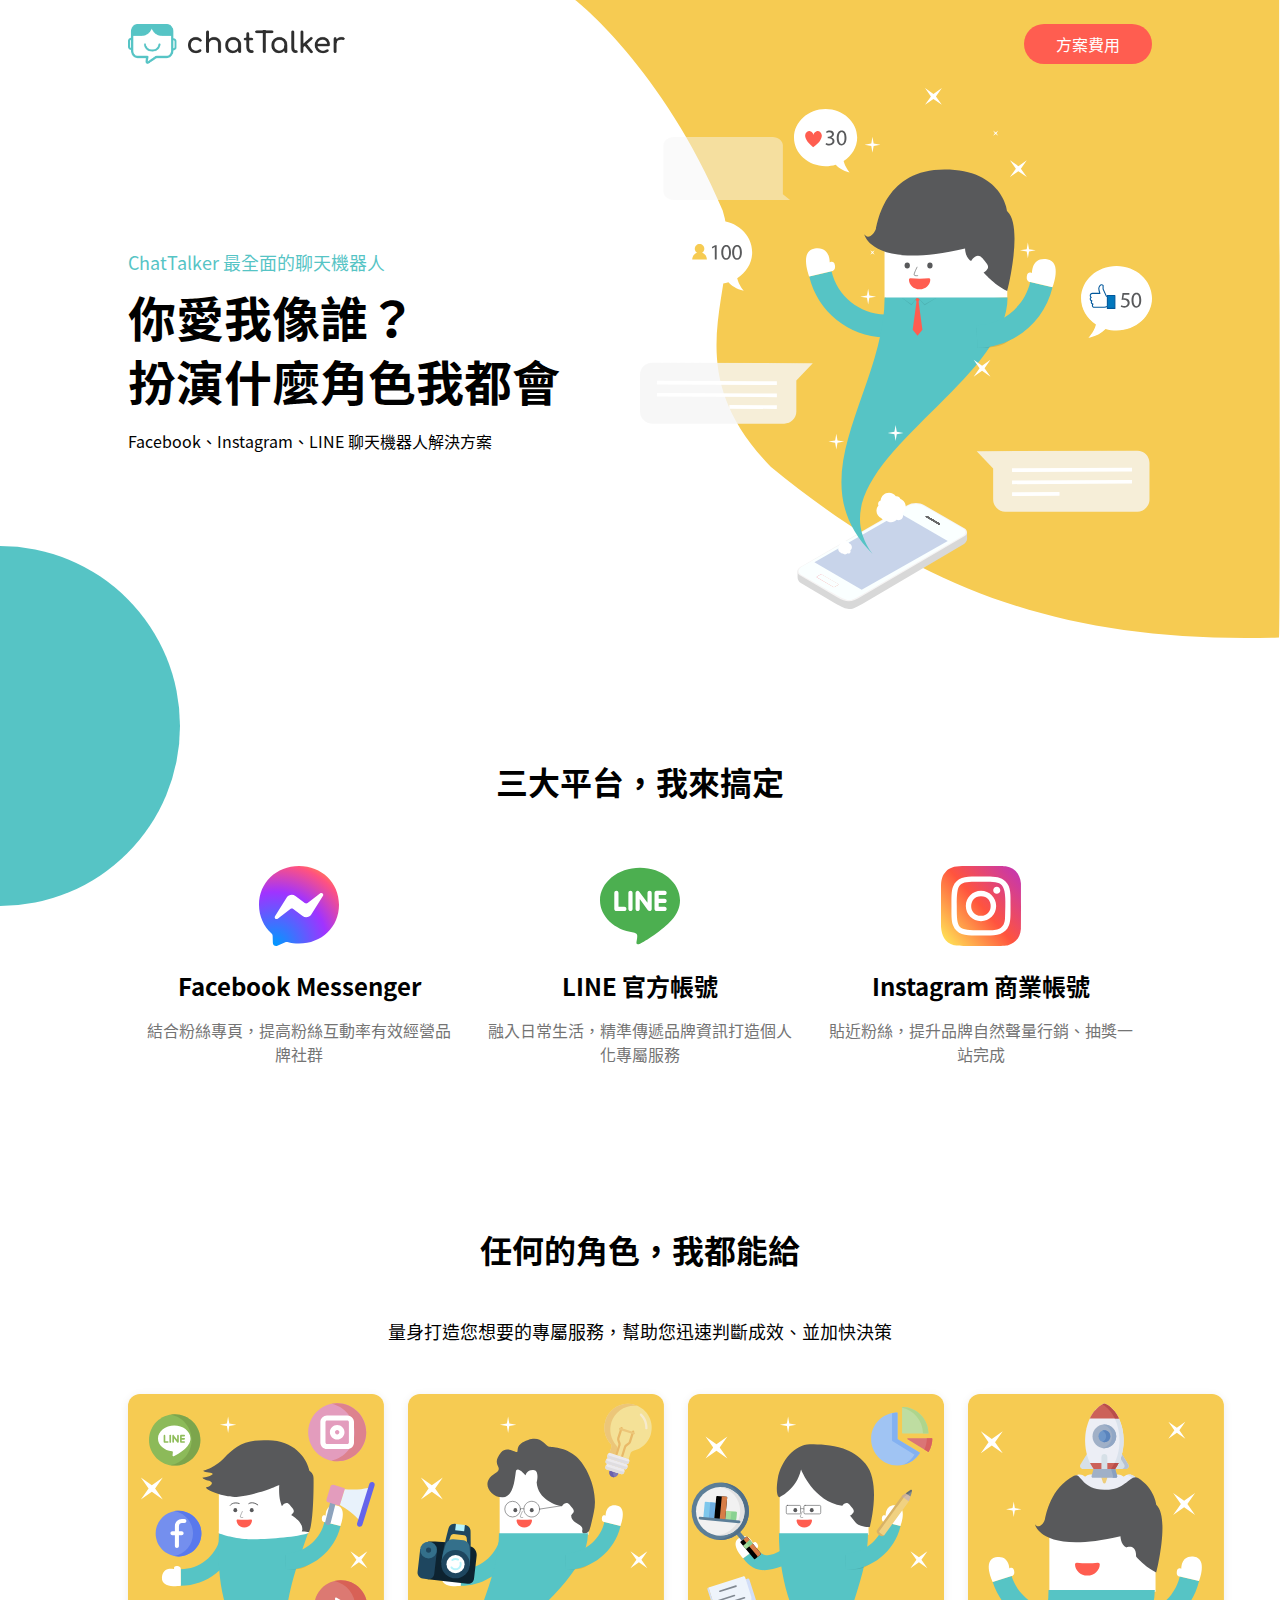
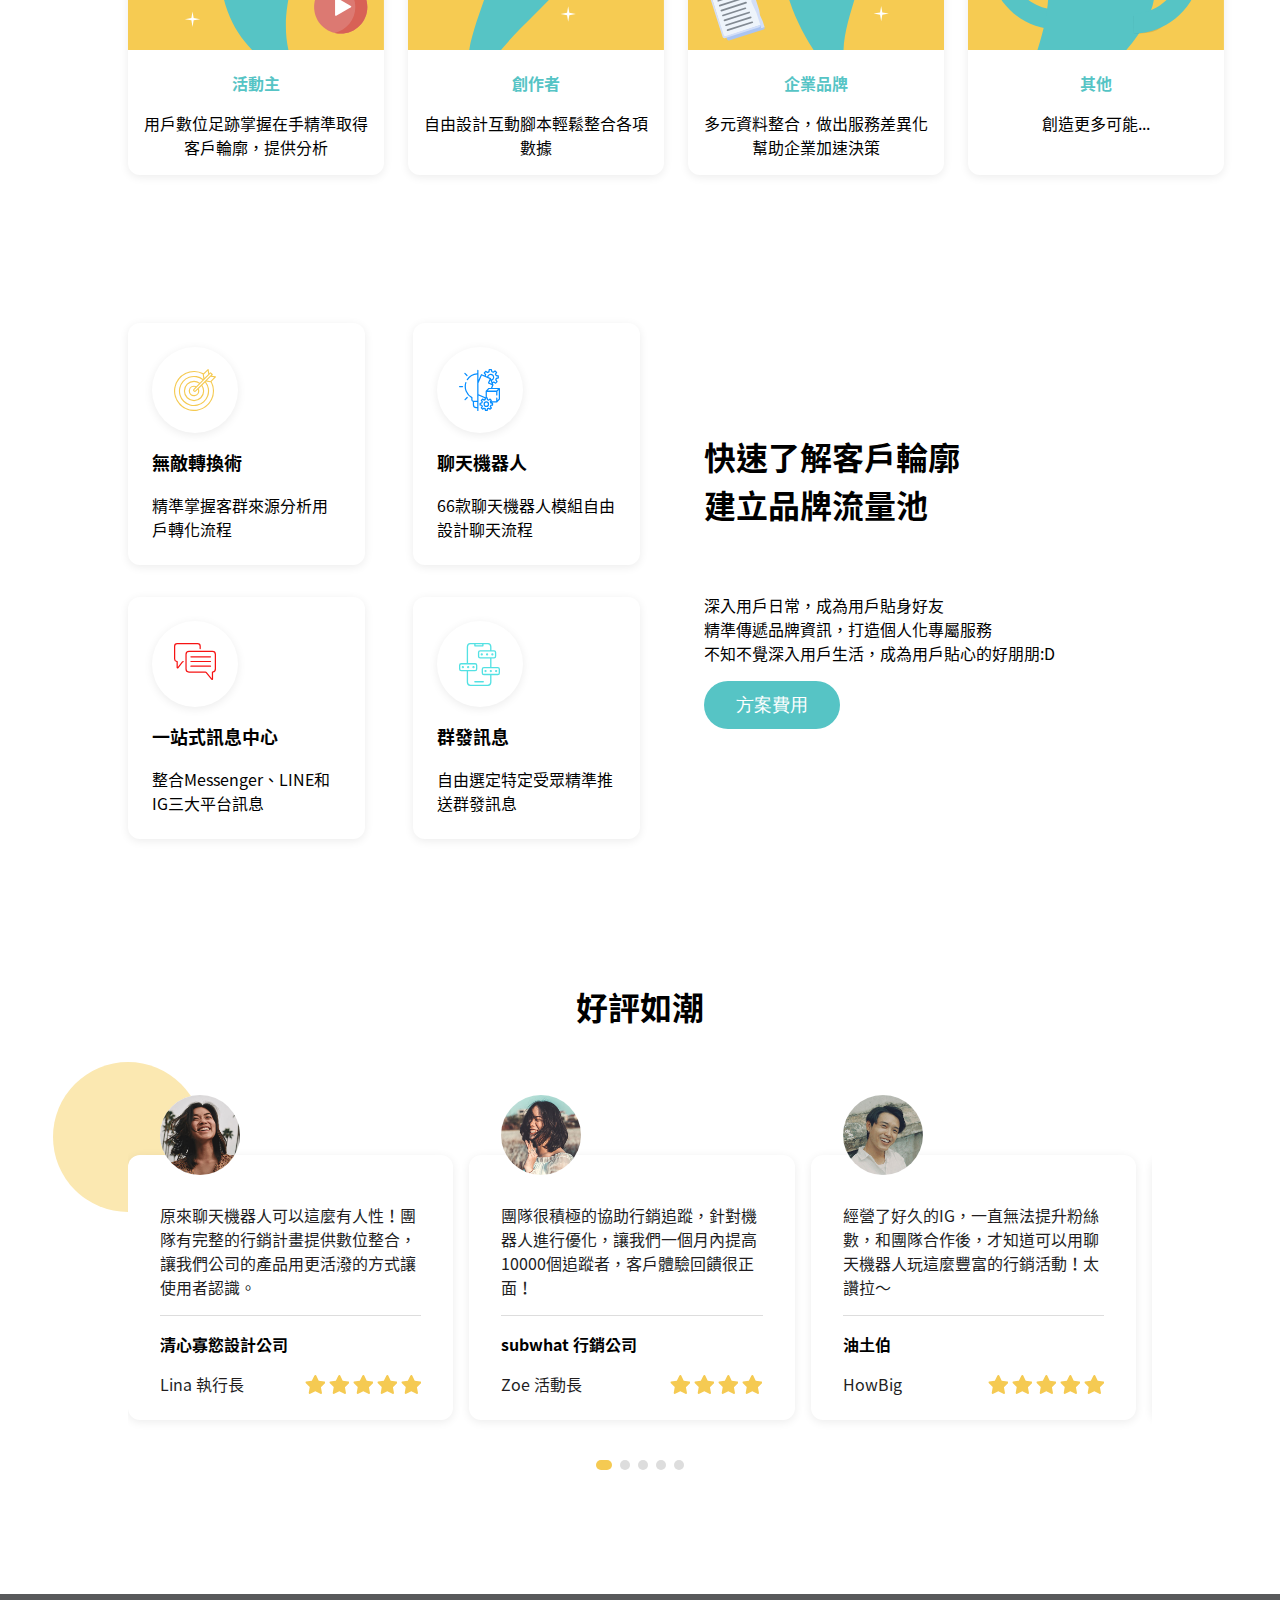
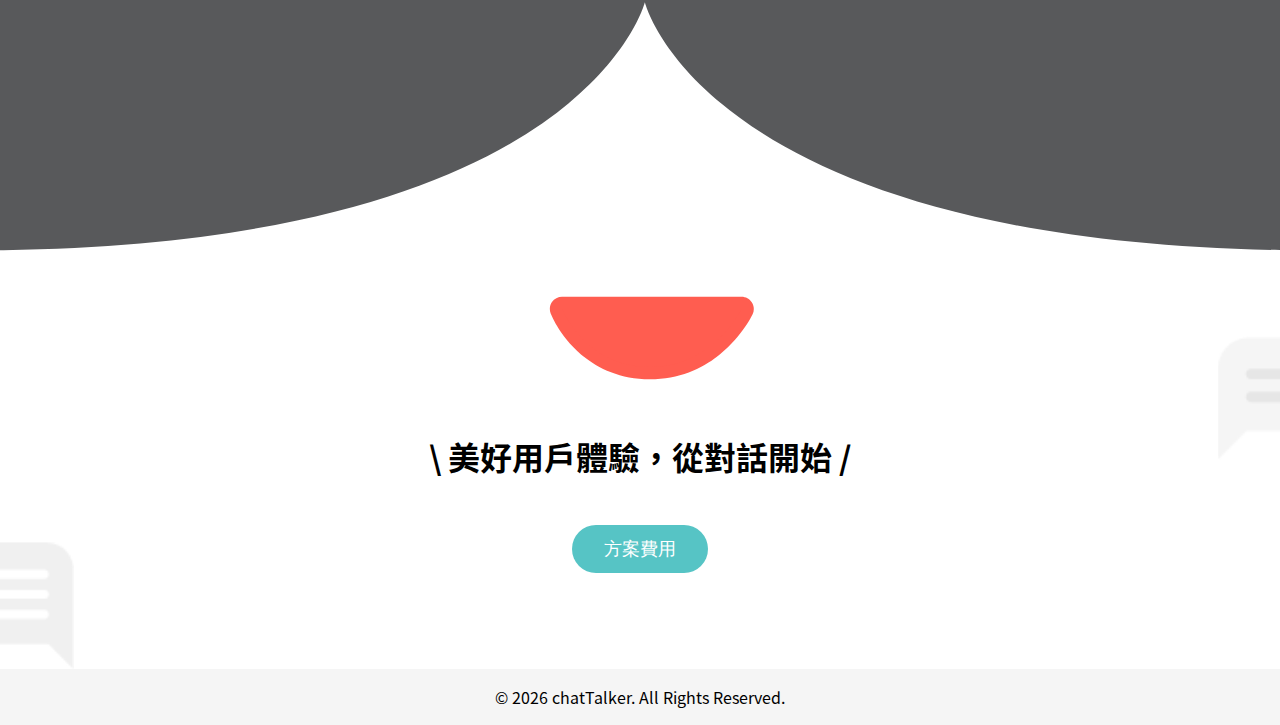
<file: index.html>
<!DOCTYPE html>
<html>
   <head>
      <meta charset="UTF-8" />
      <meta http-equiv="X-UA-Compatible" content="IE=edge" />
      <meta name="viewport" content="width=device-width, initial-scale=1.0" />
      <title>chatTalker AI</title>
      <link rel="icon" href="./img/favicon.png" type="image/x-icon" />
      <link href="./css/All.css" rel="stylesheet" type="text/css" />
   </head>
   <body id="index">
      <header class="content">
         <script src="./js/nav.js"></script>
         <div class="back-img page-bg home"></div>
         <section class="wrapper container">
            <div class="introduce">
               <h4>ChatTalker 最全面的聊天機器人</h4>
               <h1>
                  你愛我像誰？<br />
                  扮演什麼角色我都會
               </h1>
               <p>Facebook、Instagram、LINE 聊天機器人解決方案</p>
            </div>
            <div class="back-img home-img"><img src="./img/home.svg" alt="home_bg" /></div>
         </section>
      </header>

      <main>
         <div class="community container content">
            <h2>三大平台，我來搞定</h2>
            <ul class="community-list">
               <li>
                  <img src="./img/messenger.svg" alt="Messenger" />
                  <h3>Facebook Messenger</h3>
                  <p>結合粉絲專頁，提高粉絲互動率有效經營品牌社群</p>
               </li>
               <li>
                  <img src="./img/line.svg" alt="LINE" />
                  <h3>LINE 官方帳號</h3>
                  <p>融入日常生活，精準傳遞品牌資訊打造個人化專屬服務</p>
               </li>
               <li>
                  <img src="./img/instagram.svg" alt="Instagram" />
                  <h3>Instagram 商業帳號</h3>
                  <p>貼近粉絲，提升品牌自然聲量行銷、抽獎一站完成</p>
               </li>
            </ul>
         </div>
         <div class="serve container content">
            <h2>任何的角色，我都能給</h2>
            <h4>量身打造您想要的專屬服務，幫助您迅速判斷成效、並加快決策</h4>
            <ul class="serve-list">
               <li>
                  <img src="./img/ch01.svg" alt="活動主" />
                  <h5>活動主</h5>
                  <p>用戶數位足跡掌握在手精準取得客戶輪廓，提供分析</p>
               </li>
               <li>
                  <img src="./img/ch02.svg" alt="創作者" />
                  <h5>創作者</h5>
                  <p>自由設計互動腳本輕鬆整合各項數據</p>
               </li>
               <li>
                  <img src="./img/ch03.svg" alt="企業品牌" />
                  <h5>企業品牌</h5>
                  <p>多元資料整合，做出服務差異化幫助企業加速決策</p>
               </li>
               <li>
                  <img src="./img/ch04.svg" alt="其他" />
                  <h5>其他</h5>
                  <p>創造更多可能...</p>
               </li>
            </ul>
         </div>
         <div class="feature container content">
            <div class="feature-description">
               <h2>
                  快速了解客戶輪廓<br />
                  建立品牌流量池
               </h2>
               <p>
                  深入用戶日常，成為用戶貼身好友 <br />精準傳遞品牌資訊，打造個人化專屬服務<br />
                  不知不覺深入用戶生活，成為用戶貼心的好朋朋:D
               </p>
               <button>方案費用</button>
            </div>
            <ul class="feature-list">
               <li>
                  <div class="feature"></div>
                  <div class="feature-img">
                     <img src="./img/icon01.svg" alt="無敵轉換術" />
                  </div>
                  <h4>無敵轉換術</h4>
                  <p>精準掌握客群來源分析用戶轉化流程</p>
               </li>
               <li>
                  <div class="feature-img">
                     <img src="./img/icon02.svg" alt="聊天機器人" />
                  </div>
                  <h4>聊天機器人</h4>
                  <p>66款聊天機器人模組自由設計聊天流程</p>
               </li>
               <li>
                  <div class="feature-img">
                     <img src="./img/icon03.svg" alt="一站式訊息中心" />
                  </div>
                  <h4>一站式訊息中心</h4>
                  <p>整合Messenger、LINE和IG三大平台訊息</p>
               </li>
               <li>
                  <div class="feature-img">
                     <img src="./img/icon04.svg" alt="群發訊息" />
                  </div>
                  <h4>群發訊息</h4>
                  <p>自由選定特定受眾精準推送群發訊息</p>
               </li>
            </ul>
         </div>
         <div class="comment container content">
            <h2>好評如潮</h2>
            <div class="comment-overflow">
               <ul class="comment-lsit" style="transform: translateX(0px)">
                  <li>
                     <img src="./img/user01.jpg" />
                     <div class="comment-content">
                        <p>
                           原來聊天機器人可以這麼有人性！團隊非常的專業，有完整的行銷計畫提供數位整合，讓我們公司的產品用更活潑的方式讓使用者認識。
                        </p>
                        <h5>清心寡慾設計公司</h5>
                        <div class="comment-score">
                           <span class="comment-score-name">Lina 執行長</span>
                           <span class="comment-score-star star-5"></span>
                        </div>
                     </div>
                  </li>
               </ul>
            </div>
            <ul class="slick-dots">
               <li class="dots-check">
                  <a href="#slide-4">1</a>
               </li>
            </ul>
         </div>
         <div class="footer-bg">
            <h2>\ 美好用戶體驗，從對話開始 /</h2>
            <button>方案費用</button>
         </div>
      </main>
      <script src="./js/footer.js"></script>
      <script src="./js/toTop.js"></script>
   </body>
   <script src="js/all.js "></script>
   <script src="js/star.js "></script>
</html>
</file>
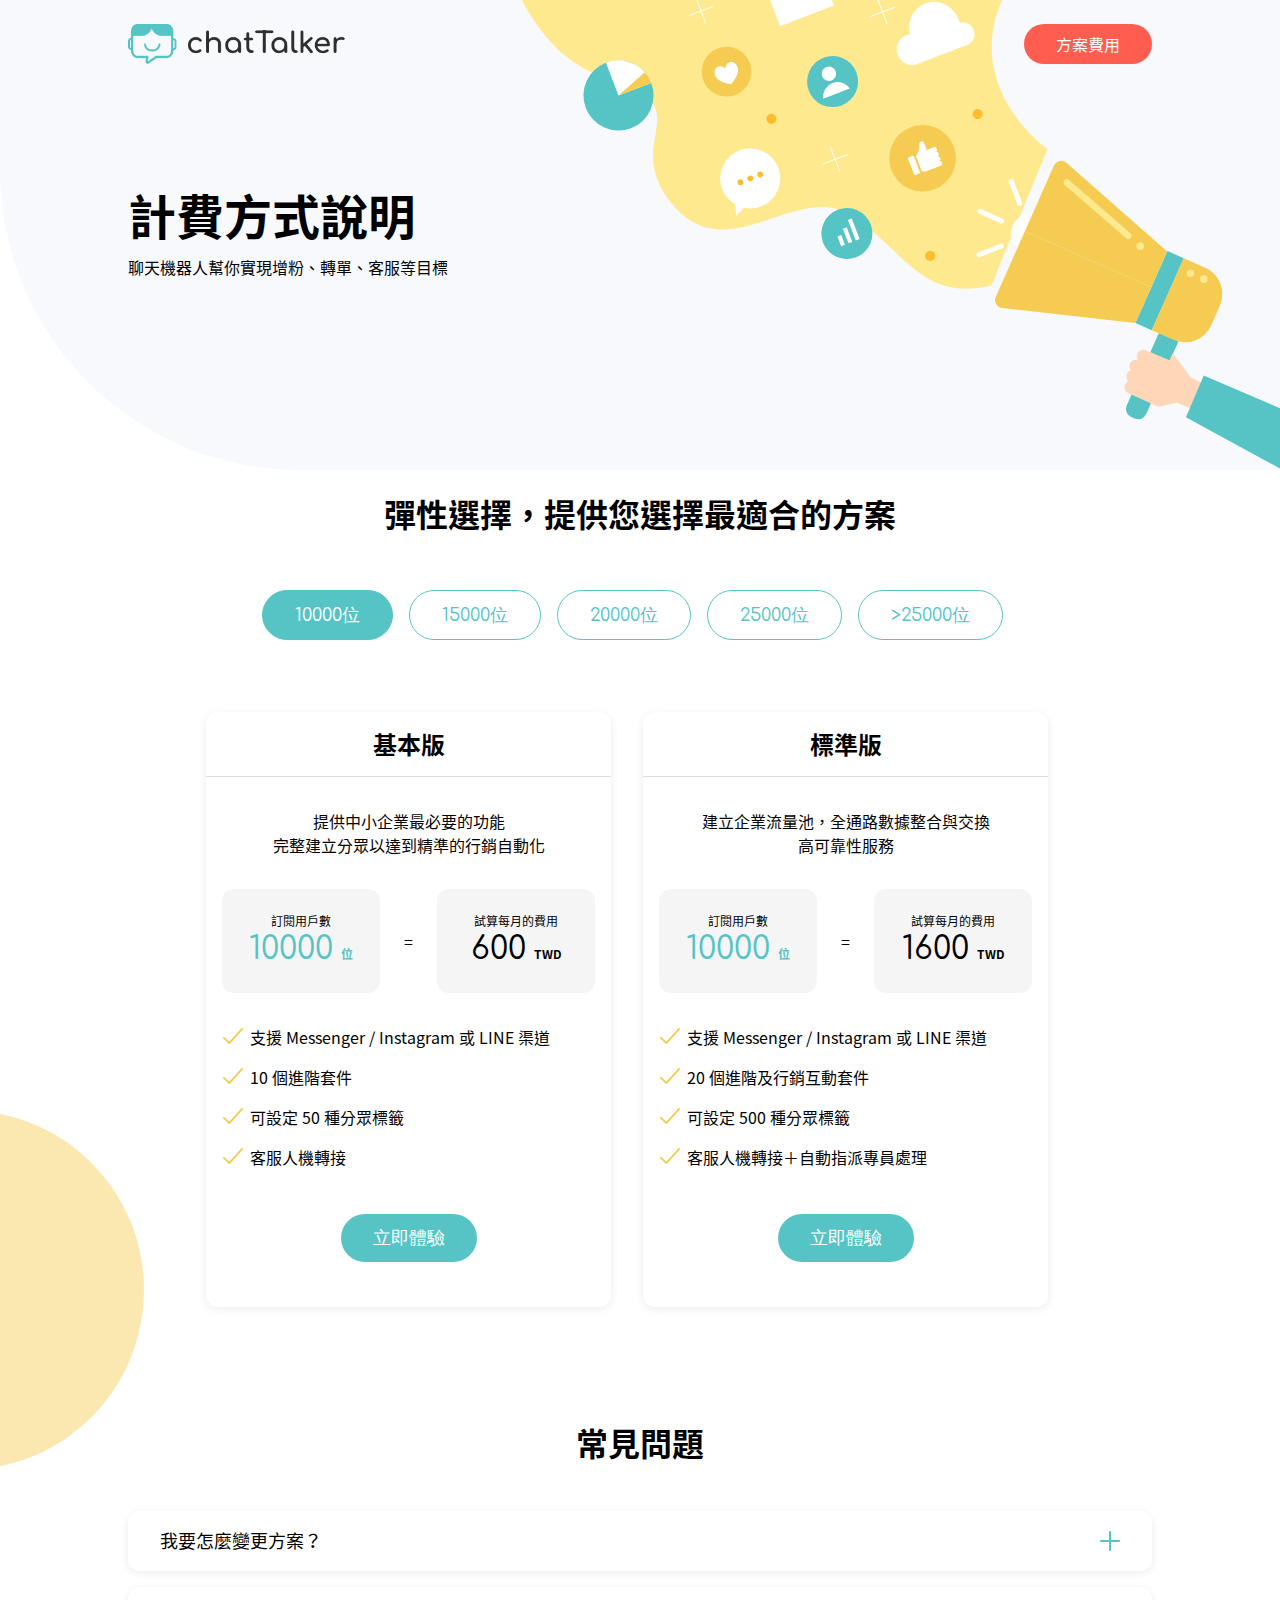
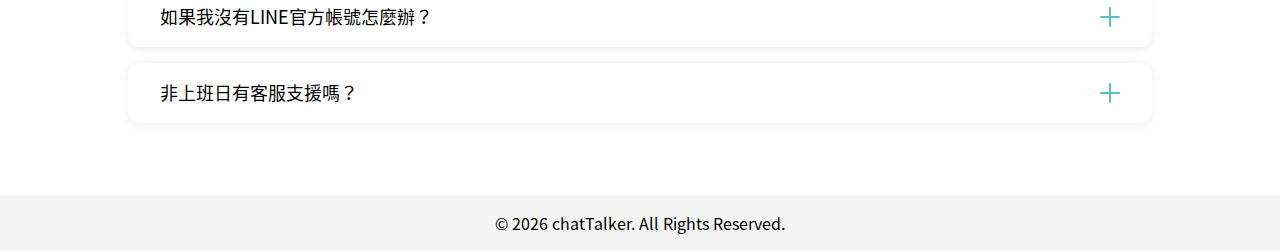
<file: pricing.html>
<!DOCTYPE html>
<html>
   <head>
      <meta charset="UTF-8" />
      <meta http-equiv="X-UA-Compatible" content="IE=edge" />
      <meta name="viewport" content="width=device-width, initial-scale=1.0" />
      <title>chatTalker AI</title>
      <link rel="icon" href="./img/favicon.png" type="image/x-icon" />
      <link href="./css/All.css" rel="stylesheet" type="text/css" />
   </head>
   <body id="pricing">
      <header>
         <script src="./js/nav.js"></script>
         <div class="back-img page-bg"></div>
         <section class="wrapper container">
            <div class="introduce">
               <h1>計費方式說明</h1>
               <p>聊天機器人幫你實現增粉、轉單、客服等目標</p>
            </div>
         </section>
      </header>

      <main class="container">
         <div class="program">
            <h2>彈性選擇，提供您選擇最適合的方案</h2>
            <ul class="program-list webkit"></ul>
            <ul class="program-cost">
               <li class="cost-group">
                  <h3 class="cost-title">基本版</h3>
                  <div class="cost-text">
                     <p>提供中小企業最必要的功能<br />完整建立分眾以達到精準的行銷自動化</p>
                     <div class="cost-number">
                        <div class="cost-number-group">
                           <p>訂閱用戶數</p>
                           <h2 class="cost_people" id="base_people">10000</h2>
                        </div>
                        <span>=</span>
                        <div class="cost-number-group">
                           <p>試算每月的費用</p>
                           <h2 class="cost_twd" id="base_TWD">600</h2>
                        </div>
                     </div>
                     <ul class="cost-info">
                        <li>支援 Messenger / Instagram 或 LINE 渠道</li>
                        <li>10 個進階套件</li>
                        <li>可設定 50 種分眾標籤</li>
                        <li>客服人機轉接</li>
                     </ul>
                     <button>立即體驗</button>
                  </div>
               </li>
               <li class="cost-group">
                  <h3 class="cost-title">標準版</h3>
                  <div class="cost-text">
                     <p>建立企業流量池，全通路數據整合與交換<br />高可靠性服務</p>
                     <div class="cost-number">
                        <div class="cost-number-group">
                           <p>訂閱用戶數</p>
                           <h2 class="cost_people" id="standard_people">10000</h2>
                        </div>
                        <span>=</span>
                        <div class="cost-number-group">
                           <p>試算每月的費用</p>
                           <h2 class="cost_twd" id="standard_TWD">1600</h2>
                        </div>
                     </div>
                     <ul class="cost-info">
                        <li>支援 Messenger / Instagram 或 LINE 渠道</li>
                        <li>20 個進階及行銷互動套件</li>
                        <li>可設定 500 種分眾標籤</li>
                        <li>客服人機轉接＋自動指派專員處理</li>
                     </ul>
                     <button>立即體驗</button>
                  </div>
               </li>
            </ul>
         </div>
         <div class="QA">
            <h2>常見問題</h2>
            <div class="QA-list">
               <div class="QA-item">
                  <input type="radio" name="qa" id="qa1" onclick="checkRadio(this)" />
                  <label for="qa1">我要怎麼變更方案？</label>
                  <p>請聯絡您的業務專員修改訂閱方案，我們將為您進行變更流程。</p>
               </div>
               <div class="QA-item">
                  <input type="radio" name="qa" id="qa2" onclick="checkRadio(this)" />
                  <label for="qa2">如果我沒有LINE官方帳號怎麼辦？</label>
                  <p>只要您是我們任何一個方案的夥伴，我們的專員會協助辦理哦！</p>
               </div>
               <div class="QA-item">
                  <input type="radio" name="qa" id="qa3" onclick="checkRadio(this)" />
                  <label for="qa3">非上班日有客服支援嗎？</label>
                  <p>
                     當然哦！我們錢都收了，不會拋棄你的！<br />
                     請您直接來我們公司，我們假日也都在辦公室。
                  </p>
               </div>
            </div>
         </div>
      </main>

      <script src="./js/footer.js"></script>
      <script src="./js/toTop.js"></script>
   </body>
   <script src="js/all.js "></script>
</html>
</file>
<file: css/All.css>
@charset "UTF-8";
@import url("https://fonts.googleapis.com/css2?family=Comfortaa:wght@300;400;500;600;700&family=Wendy+One&display=swap");
.star-1 {
  background-image: url(../img/icon_star.svg);
  background-position: 0px, 24px, 48px, 72px, 96px;
  background-repeat: no-repeat;
  -webkit-box-flex: 1;
      -ms-flex: 1 1 auto;
          flex: 1 1 auto;
  -webkit-transform: scaleX(-1);
          transform: scaleX(-1);
}

.star-2 {
  background-image: url(../img/icon_star.svg), url(../img/icon_star.svg);
  background-position: 0px, 24px, 48px, 72px, 96px;
  background-repeat: no-repeat;
  -webkit-box-flex: 1;
      -ms-flex: 1 1 auto;
          flex: 1 1 auto;
  -webkit-transform: scaleX(-1);
          transform: scaleX(-1);
}

.star-3 {
  background-image: url(../img/icon_star.svg), url(../img/icon_star.svg), url(../img/icon_star.svg);
  background-position: 0px, 24px, 48px, 72px, 96px;
  background-repeat: no-repeat;
  -webkit-box-flex: 1;
      -ms-flex: 1 1 auto;
          flex: 1 1 auto;
  -webkit-transform: scaleX(-1);
          transform: scaleX(-1);
}

.star-4 {
  background-image: url(../img/icon_star.svg), url(../img/icon_star.svg), url(../img/icon_star.svg), url(../img/icon_star.svg);
  background-position: 0px, 24px, 48px, 72px, 96px;
  background-repeat: no-repeat;
  -webkit-box-flex: 1;
      -ms-flex: 1 1 auto;
          flex: 1 1 auto;
  -webkit-transform: scaleX(-1);
          transform: scaleX(-1);
}

.star-5 {
  background-image: url(../img/icon_star.svg), url(../img/icon_star.svg), url(../img/icon_star.svg), url(../img/icon_star.svg), url(../img/icon_star.svg);
  background-position: 0px, 24px, 48px, 72px, 96px;
  background-repeat: no-repeat;
  -webkit-box-flex: 1;
      -ms-flex: 1 1 auto;
          flex: 1 1 auto;
  -webkit-transform: scaleX(-1);
          transform: scaleX(-1);
}

/* http://meyerweb.com/eric/tools/css/reset/ 
   v2.0 | 20110126
   License: none (public domain)
*/
html,
body,
div,
span,
applet,
object,
iframe,
h1,
h2,
h3,
h4,
h5,
h6,
p,
blockquote,
pre,
a,
abbr,
acronym,
address,
big,
cite,
code,
del,
dfn,
em,
img,
ins,
kbd,
q,
s,
samp,
small,
strike,
strong,
sub,
sup,
tt,
var,
b,
u,
i,
center,
dl,
dt,
dd,
ol,
ul,
li,
fieldset,
form,
label,
legend,
table,
caption,
tbody,
tfoot,
thead,
tr,
th,
td,
article,
aside,
canvas,
details,
embed,
figure,
figcaption,
footer,
header,
hgroup,
menu,
nav,
output,
ruby,
section,
summary,
time,
mark,
audio,
video {
  margin: 0;
  padding: 0;
  border: 0;
  font-size: 100%;
  font: inherit;
  vertical-align: baseline;
}

/* HTML5 display-role reset for older browsers */
article,
aside,
details,
figcaption,
figure,
footer,
header,
hgroup,
menu,
nav,
section {
  display: block;
}

body {
  line-height: 1;
}

ol,
ul {
  list-style: none;
}

blockquote,
q {
  quotes: none;
}

blockquote:before,
blockquote:after,
q:before,
q:after {
  content: "";
  content: none;
}

table {
  border-collapse: collapse;
  border-spacing: 0;
}

/*
* Noto Sans TC (Chinese_traditional) http://www.google.com/fonts/earlyaccess
 */
@font-face {
  font-family: "Noto Sans TC";
  font-style: normal;
  font-weight: 100;
  src: url(../font/NotoSansTC-Thin.woff2) format("woff2"), url(../font/NotoSansTC-Thin.woff) format("woff"), url(../font/NotoSansTC-Thin.otf) format("opentype");
}

@font-face {
  font-family: "Noto Sans TC";
  font-style: normal;
  font-weight: 300;
  src: url(../font/NotoSansTC-Light.woff2) format("woff2"), url(../font/NotoSansTC-Light.woff) format("woff"), url(../font/NotoSansTC-Light.otf) format("opentype");
}

@font-face {
  font-family: "Noto Sans TC";
  font-style: normal;
  font-weight: 500;
  src: url(../font/NotoSansTC-Regular.woff2) format("woff2"), url(../font/NotoSansTC-Regular.woff) format("woff"), url(../font/NotoSansTC-Regular.otf) format("opentype");
}

@font-face {
  font-family: "Noto Sans TC";
  font-style: normal;
  font-weight: 600;
  src: url(../font/NotoSansTC-Medium.woff2) format("woff2"), url(../font/NotoSansTC-Medium.woff) format("woff"), url(../font/NotoSansTC-Medium.otf) format("opentype");
}

@font-face {
  font-family: "Noto Sans TC";
  font-style: normal;
  font-weight: 700;
  src: url(../font/NotoSansTC-Bold.woff2) format("woff2"), url(../font/NotoSansTC-Bold.woff) format("woff"), url(../font/NotoSansTC-Bold.otf) format("opentype");
}

@font-face {
  font-family: "Noto Sans TC";
  font-style: normal;
  font-weight: 900;
  src: url(../font/NotoSansTC-Black.woff2) format("woff2"), url(../font/NotoSansTC-Black.woff) format("woff"), url(../font/NotoSansTC-Black.otf) format("opentype");
}

@font-face {
  font-family: "Wendy One";
  font-style: normal;
  font-weight: 400;
  src: url(../font/WendyOne-Regular.woff2) format("woff2"), url(../font/WendyOne-Regular.woff) format("woff"), url(../font/WendyOne-Regular.otf) format("opentype");
}

a,
abbr,
acronym,
address,
applet,
article,
aside,
audio,
b,
big,
blockquote,
body,
canvas,
caption,
center,
cite,
code,
dd,
del,
details,
dfn,
div,
dl,
dt,
em,
embed,
fieldset,
figcaption,
figure,
footer,
form,
h1,
h2,
h3,
h4,
h5,
h6,
header,
hgroup,
html,
i,
iframe,
img,
ins,
kbd,
label,
legend,
li,
mark,
menu,
nav,
object,
ol,
output,
p,
pre,
q,
ruby,
s,
samp,
section,
small,
span,
strike,
strong,
sub,
summary,
sup,
table,
tbody,
td,
tfoot,
th,
thead,
time,
tr,
tt,
u,
ul,
var,
video {
  margin: 0;
  padding: 0;
  font: inherit;
  font-size: 100%;
  border: 0;
  vertical-align: baseline;
  -webkit-box-sizing: border-box;
  box-sizing: border-box;
}

article,
aside,
details,
figcaption,
figure,
footer,
header,
hgroup,
menu,
nav,
section {
  display: block;
}

html {
  font-size: 16px;
}

@media (max-width: 768px) {
  html {
    font-size: 14px;
  }
}

@media (max-width: 480px) {
  html {
    font-size: 12px;
  }
}

body {
  font-family: "Noto Sans TC", -apple-system, "Roboto", sans-serif;
  font-style: normal;
  line-height: 1;
  position: relative;
  font-size: 16px;
  line-height: 24px;
}

ol,
ul {
  list-style: none;
}

a {
  display: inline-block;
  color: inherit;
  text-decoration: none;
  cursor: pointer;
}

h1 {
  font-size: 3rem;
  line-height: 1;
  font-weight: bold;
  margin-bottom: 1rem;
}

h2 {
  font-size: 2rem;
  line-height: 2.5rem;
  font-weight: bold;
  margin-bottom: 1rem;
}

h3 {
  font-size: 1.5rem;
  line-height: 2rem;
  font-weight: bold;
  margin-bottom: 1rem;
}

h4 {
  font-size: 1.125rem;
  line-height: 1.75rem;
}

h5 {
  font-size: 16px;
  line-height: 24px;
  font-weight: bold;
}

.back-img {
  background-size: contain;
  background-repeat: no-repeat;
}

.container {
  max-width: 1366px;
  margin: 0 auto;
  padding: 1.5rem 140px;
}

@media (max-width: 1280px) {
  .container {
    padding: 1.5rem 10%;
  }
}

.webkit::-webkit-scrollbar-track {
  background-color: whitesmoke;
}

.webkit::-webkit-scrollbar {
  height: 6px;
  background-color: #f5f5f5;
}

.webkit::-webkit-scrollbar-thumb {
  background-color: #dddddd;
  border-radius: 10px;
}

button {
  background-color: #56c4c5;
  color: #ffffff;
  border: none;
  border-radius: 27px;
  padding: 10px 32px;
  cursor: pointer;
  font-size: 1.125rem;
  line-height: 1.75rem;
}

button:hover {
  background-color: #69cbcc;
}

header {
  width: 100%;
  position: relative;
}

header nav.nav {
  z-index: 100;
  display: -webkit-box;
  display: -ms-flexbox;
  display: flex;
  -webkit-box-pack: center;
      -ms-flex-pack: center;
          justify-content: center;
  position: fixed;
  width: 100%;
}

header nav.nav.hideUp {
  border-bottom: 2px solid #f5ca52;
  background-color: #ffffff;
}

@media (max-width: 480px) {
  header nav.nav {
    background-color: #ffffff;
    border-bottom: 2px solid #f5ca52;
  }
}

header nav.nav .container {
  display: -webkit-box;
  display: -ms-flexbox;
  display: flex;
  -webkit-box-pack: justify;
      -ms-flex-pack: justify;
          justify-content: space-between;
  -webkit-box-align: center;
      -ms-flex-align: center;
          align-items: center;
  width: 100%;
}

header nav.nav .container .logo {
  height: 40px;
}

@media (max-width: 640px) {
  header nav.nav .container .logo {
    height: 24px;
  }
}

header nav.nav .container .logo img {
  height: 100%;
}

header nav.nav .container .pricing-link {
  max-height: 40px;
  border-radius: 22px;
  padding: 8px 32px;
  background-color: #ff5d50;
  color: #ffffff;
  font-size: 16px;
  line-height: 24px;
}

header .page-bg {
  width: 100%;
  height: 100%;
  position: absolute;
  background-position: top right;
  right: 0;
  z-index: 1;
  -webkit-transition: background-image 0.2s ease-in-out;
  transition: background-image 0.2s ease-in-out;
}

header .wrapper {
  width: 100%;
  height: 100%;
  display: -webkit-box;
  display: -ms-flexbox;
  display: flex;
  -webkit-box-align: center;
      -ms-flex-align: center;
          align-items: center;
  position: relative;
  z-index: 2;
}

@media (max-width: 375px) {
  header .wrapper {
    -webkit-box-align: normal;
        -ms-flex-align: normal;
            align-items: normal;
  }
}

header .wrapper .introduce,
header .wrapper .home-img {
  width: 50%;
}

@media (max-width: 375px) {
  header .wrapper .introduce,
  header .wrapper .home-img {
    margin-top: 70px;
    padding-top: 48px;
    width: 100%;
  }
}

header .wrapper .introduce h4 {
  color: #56c4c5;
  margin-bottom: 8px;
}

header .wrapper .home-img {
  height: 100%;
}

footer {
  width: 100%;
  padding: 1rem;
  text-align: center;
  background-color: #f5f5f5;
}

#to-top {
  position: fixed;
  z-index: 5;
  right: 2rem;
  bottom: 2rem;
  width: 4rem;
  height: 4rem;
  background-color: #56c4c5;
  color: #ffffff;
  border-radius: 50%;
  text-align: center;
  text-transform: uppercase;
  font-size: 1.125rem;
  line-height: 4rem;
  font-family: "Wendy One", Regular;
  -webkit-transition: all 1s;
  transition: all 1s;
  cursor: pointer;
}

#index header {
  max-height: 768px;
}

#index header .wrapper {
  padding-top: 88px;
}

@media (max-width: 640px) {
  #index header .wrapper {
    -webkit-box-orient: vertical;
    -webkit-box-direction: normal;
        -ms-flex-direction: column;
            flex-direction: column;
  }
}

#index header .wrapper .introduce,
#index header .wrapper .home-img {
  width: 100%;
}

@media (max-width: 375px) {
  #index header .wrapper .introduce,
  #index header .wrapper .home-img {
    margin-top: 0;
    padding-top: 0;
    width: 100%;
  }
}

#index header h1 {
  line-height: 4rem;
}

@media (max-width: 992px) {
  #index header h1 {
    font-size: 2rem;
    line-height: 2.5rem;
  }
}

@media (max-width: 640px) {
  #index header h1 {
    font-size: 3rem;
    line-height: 4rem;
  }
}

#index header .page-bg {
  background-image: url(../img/bg_home.svg);
  width: 60%;
}

@media (max-width: 640px) {
  #index header .page-bg {
    background-image: url(../img/bg_home_sm.svg);
    width: 100%;
    background-position: bottom center;
    background-origin: content-box;
    padding: 0 1.5rem;
  }
}

#index .content {
  margin-bottom: 100px;
}

@media (max-width: 640px) {
  #index .content {
    margin-bottom: 30px;
  }
}

#index .content h2 {
  text-align: center;
  margin-bottom: 3rem;
}

#index main .community::before {
  content: "";
  background-image: url(../img/ball01.svg);
  background-size: cover;
  background-repeat: no-repeat;
  width: 360px;
  height: 360px;
  position: absolute;
  left: 0;
  background-position: top left;
  -webkit-transform: translateX(-50%) translateY(-60%) rotate(180deg);
          transform: translateX(-50%) translateY(-60%) rotate(180deg);
  z-index: -1;
}

@media (max-width: 992px) {
  #index main .community::before {
    width: 250px;
    height: 250px;
  }
}

@media (max-width: 640px) {
  #index main .community::before {
    width: 126px;
    height: 126px;
    -webkit-transform: translateX(-50%) translateY(20%) rotate(180deg);
            transform: translateX(-50%) translateY(20%) rotate(180deg);
  }
}

#index main .community .community-list {
  display: -webkit-box;
  display: -ms-flexbox;
  display: flex;
  -ms-flex-wrap: wrap;
      flex-wrap: wrap;
  -webkit-box-pack: center;
      -ms-flex-pack: center;
          justify-content: center;
}

#index main .community .community-list li {
  display: -webkit-box;
  display: -ms-flexbox;
  display: flex;
  -webkit-box-orient: vertical;
  -webkit-box-direction: normal;
      -ms-flex-direction: column;
          flex-direction: column;
  -webkit-box-align: center;
      -ms-flex-align: center;
          align-items: center;
  width: 33.3%;
  padding: 1rem;
}

@media (max-width: 768px) {
  #index main .community .community-list li {
    width: 100%;
  }
}

#index main .community .community-list h3 {
  -webkit-box-flex: 0;
      -ms-flex: 0 1 auto;
          flex: 0 1 auto;
  text-align: center;
}

#index main .community .community-list img {
  width: 5rem;
  margin-bottom: 1.5rem;
}

#index main .community .community-list p {
  color: #747474;
  text-align: center;
}

#index main .serve h2,
#index main .serve h4 {
  text-align: center;
}

#index main .serve .serve-list {
  margin-top: 3rem;
  display: -ms-grid;
  display: grid;
  -ms-flex-wrap: wrap;
      flex-wrap: wrap;
  -ms-grid-columns: (25%)[4];
      grid-template-columns: repeat(4, 25%);
  gap: 1.5rem;
}

@media (max-width: 992px) {
  #index main .serve .serve-list {
    -ms-grid-columns: (50%)[2];
        grid-template-columns: repeat(2, 50%);
  }
}

@media (max-width: 640px) {
  #index main .serve .serve-list {
    -ms-grid-columns: (100%)[1];
        grid-template-columns: repeat(1, 100%);
  }
}

#index main .serve .serve-list li {
  border-radius: 12px;
  -webkit-box-shadow: 0px 2px 10px #00000014;
          box-shadow: 0px 2px 10px #00000014;
}

#index main .serve .serve-list img {
  max-width: 100%;
  border-radius: 12px 12px 0 0;
}

#index main .serve .serve-list h5 {
  color: #56c4c5;
  margin-top: 1rem;
  text-align: center;
}

#index main .serve .serve-list p {
  text-align: center;
  padding: 1rem;
}

#index main .feature {
  display: -webkit-box;
  display: -ms-flexbox;
  display: flex;
  -webkit-box-orient: horizontal;
  -webkit-box-direction: reverse;
      -ms-flex-direction: row-reverse;
          flex-direction: row-reverse;
}

@media (max-width: 992px) {
  #index main .feature {
    -webkit-box-orient: vertical;
    -webkit-box-direction: normal;
        -ms-flex-direction: column;
            flex-direction: column;
  }
}

#index main .feature .feature-list,
#index main .feature .feature-description {
  width: 50%;
}

@media (max-width: 992px) {
  #index main .feature .feature-list,
  #index main .feature .feature-description {
    width: 100%;
  }
}

#index main .feature .feature-list {
  display: -ms-grid;
  display: grid;
  -ms-grid-rows: (auto)[2];
      grid-template-rows: repeat(2, auto);
  -ms-grid-columns: (auto)[2];
      grid-template-columns: repeat(2, auto);
  gap: 2rem;
  -webkit-column-gap: 3rem;
          column-gap: 3rem;
}

#index main .feature .feature-list .feature-img {
  width: 86px;
  height: 86px;
  padding: 1.4rem;
  -webkit-box-shadow: 0px 2px 10px #00000014;
          box-shadow: 0px 2px 10px #00000014;
  border-radius: 50%;
}

#index main .feature .feature-list img {
  width: 100%;
}

#index main .feature .feature-list li {
  padding: 1.5rem;
  -webkit-box-shadow: 0px 2px 10px #00000014;
          box-shadow: 0px 2px 10px #00000014;
  border-radius: 12px;
}

#index main .feature .feature-list h4 {
  font-weight: bold;
  margin: 1rem 0;
}

#index main .feature .feature-description {
  padding: 4rem;
  display: -webkit-box;
  display: -ms-flexbox;
  display: flex;
  -webkit-box-orient: vertical;
  -webkit-box-direction: normal;
      -ms-flex-direction: column;
          flex-direction: column;
  -webkit-box-pack: center;
      -ms-flex-pack: center;
          justify-content: center;
  -webkit-box-align: start;
      -ms-flex-align: start;
          align-items: flex-start;
  row-gap: 1rem;
}

@media (max-width: 992px) {
  #index main .feature .feature-description {
    -webkit-box-align: center;
        -ms-flex-align: center;
            align-items: center;
  }
}

#index main .feature .feature-description h2 {
  line-height: 3rem;
  text-align: left;
  width: 100%;
}

@media (max-width: 992px) {
  #index main .feature .feature-description h2 {
    text-align: center;
  }
}

@media (max-width: 992px) {
  #index main .feature .feature-description p {
    width: 100%;
    text-align: center;
  }
}

#index main .comment::before {
  content: "";
  background-image: url(../img/ball03.svg);
  background-size: cover;
  background-repeat: no-repeat;
  width: 150px;
  height: 150px;
  position: absolute;
  background-position: top left;
  -webkit-transform: translateX(-50%) translateY(50%) rotate(180deg);
          transform: translateX(-50%) translateY(50%) rotate(180deg);
  z-index: -1;
}

#index main .comment .comment-overflow {
  overflow: hidden;
}

#index main .comment .comment-lsit {
  padding-top: 5rem;
  padding-bottom: 1rem;
  display: -webkit-box;
  display: -ms-flexbox;
  display: flex;
  -webkit-transition: -webkit-transform 500ms ease 0s;
  transition: -webkit-transform 500ms ease 0s;
  transition: transform 500ms ease 0s;
  transition: transform 500ms ease 0s, -webkit-transform 500ms ease 0s;
}

#index main .comment .comment-lsit .comment-card {
  width: 100%;
  position: relative;
  height: 100%;
  padding-right: 16px;
}

#index main .comment .comment-lsit img {
  border-radius: 50%;
  width: 80px;
  height: 80px;
  position: absolute;
  top: -60px;
  left: 2rem;
  background-color: #ffffff;
}

#index main .comment .comment-lsit .comment-content {
  -webkit-box-shadow: 0px 2px 10px #00000014;
          box-shadow: 0px 2px 10px #00000014;
  background-color: #ffffff;
  border-radius: 12px;
  padding: 2rem 2rem 1.5rem;
  height: 100%;
  display: -webkit-box;
  display: -ms-flexbox;
  display: flex;
  -webkit-box-orient: vertical;
  -webkit-box-direction: normal;
      -ms-flex-direction: column;
          flex-direction: column;
}

#index main .comment .comment-lsit p,
#index main .comment .comment-lsit span {
  color: #221e1f;
}

#index main .comment .comment-lsit p {
  padding: 1rem 0;
  margin-bottom: auto;
}

#index main .comment .comment-lsit h5 {
  border-top: 1px solid #dddddd;
  padding: 1rem 0;
}

#index main .comment .comment-lsit .comment-score {
  display: -webkit-box;
  display: -ms-flexbox;
  display: flex;
  -webkit-box-pack: justify;
      -ms-flex-pack: justify;
          justify-content: space-between;
}

#index main .comment .slick-dots {
  margin-top: 1.5rem;
  display: -webkit-box;
  display: -ms-flexbox;
  display: flex;
  -webkit-box-pack: center;
      -ms-flex-pack: center;
          justify-content: center;
  gap: 0.5rem;
}

#index main .comment .slick-dots .dots-check {
  width: 10px;
  height: 10px;
  border-radius: 50px;
  background-color: #dddddd;
  cursor: pointer;
}

#index main .comment .slick-dots .dots-active {
  width: 16px;
  background-color: #f5ca52;
}

#index main .footer-bg {
  display: -webkit-box;
  display: -ms-flexbox;
  display: flex;
  -webkit-box-orient: vertical;
  -webkit-box-direction: normal;
      -ms-flex-direction: column;
          flex-direction: column;
  -webkit-box-align: center;
      -ms-flex-align: center;
          align-items: center;
  -webkit-box-pack: end;
      -ms-flex-pack: end;
          justify-content: flex-end;
  padding-bottom: 6rem;
  row-gap: 2rem;
  background-image: url(../img/home_footer.svg);
  background-repeat: no-repeat;
  background-position: center center;
  background-size: cover;
  width: 100%;
  height: 675px;
}

@media (max-width: 375px) {
  #index main .footer-bg {
    background-image: url(../img/footer_sm.svg);
    background-position: center top;
    background-size: auto;
    height: 450px;
  }
}

#pricing header {
  height: 470px;
}

@media (max-width: 640px) {
  #pricing header {
    height: 495px;
  }
}

#pricing header::after {
  content: "";
  position: absolute;
  background-color: #f7f9fd;
  width: 100%;
  height: 470px;
  border-radius: 0 0 0 300px;
  top: 0;
}

#pricing header .page-bg {
  background-image: url(../img/banner.svg);
  width: 70%;
  min-width: 480px;
}

@media (max-width: 375px) {
  #pricing header .page-bg {
    background-image: url(../img/banner_sm.svg);
  }
}

#pricing header .introduce {
  width: 100%;
}

#pricing main .program::before {
  content: "";
  background-image: url(../img/ball03.svg);
  background-size: cover;
  background-repeat: no-repeat;
  width: 360px;
  height: 360px;
  position: absolute;
  top: 60%;
  left: 0;
  -webkit-transform: translateX(-60%) rotate(180deg);
          transform: translateX(-60%) rotate(180deg);
  z-index: -1;
}

#pricing main .program h2 {
  text-align: center;
}

#pricing main .program .program-list {
  margin: 48px 0;
  display: -webkit-box;
  display: -ms-flexbox;
  display: flex;
  -webkit-box-pack: center;
      -ms-flex-pack: center;
          justify-content: center;
  height: -webkit-min-content;
  height: -moz-min-content;
  height: min-content;
  padding: 8px;
}

@media (max-width: 768px) {
  #pricing main .program .program-list {
    overflow-x: auto;
    -webkit-box-pack: normal;
        -ms-flex-pack: normal;
            justify-content: normal;
  }
}

#pricing main .program .program-list li {
  display: -webkit-box;
  display: -ms-flexbox;
  display: flex;
  margin-right: 1rem;
}

#pricing main .program .program-list li input[type="radio"] {
  display: none;
}

#pricing main .program .program-list li label {
  padding: 0.75rem 2rem;
  color: #56c4c5;
  border: 1px solid #56c4c5;
  border-radius: 27px;
  white-space: nowrap;
  cursor: pointer;
  font-family: "Comfortaa", Regular;
  font-size: 1.125rem;
}

#pricing main .program .program-list li:hover label,
#pricing main .program .program-list li input:checked + label {
  background-color: #56c4c5;
  color: #ffffff;
}

#pricing main .program .program-cost {
  display: -webkit-box;
  display: -ms-flexbox;
  display: flex;
  -ms-flex-wrap: wrap;
      flex-wrap: wrap;
  max-width: 900px;
  width: 100%;
  margin: 0 auto;
}

#pricing main .program .program-cost .cost-group {
  width: 45%;
  margin: 1rem;
  border-radius: 12px;
  -webkit-box-shadow: 0px 2px 10px #00000014;
          box-shadow: 0px 2px 10px #00000014;
  background-color: #ffffff;
  text-align: center;
}

@media (max-width: 992px) {
  #pricing main .program .program-cost .cost-group {
    width: 100%;
  }
}

#pricing main .program .program-cost .cost-group .cost-title {
  text-align: center;
  padding: 1rem;
  border-bottom: 1px solid #dddddd;
}

#pricing main .program .program-cost .cost-group .cost-text {
  padding: 1rem;
}

#pricing main .program .program-cost .cost-group .cost-text p {
  text-align: center;
}

#pricing main .program .program-cost .cost-group .cost-text .cost-number {
  padding: 32px 0;
  display: -webkit-box;
  display: -ms-flexbox;
  display: flex;
  gap: 1.5rem;
  -webkit-box-align: center;
      -ms-flex-align: center;
          align-items: center;
}

#pricing main .program .program-cost .cost-group .cost-text .cost-number-group {
  background-color: #f5f5f5;
  border-radius: 12px;
  -webkit-box-flex: 1;
      -ms-flex: 1 0;
          flex: 1 0;
  padding: 1.5rem 0.75rem;
}

#pricing main .program .program-cost .cost-group .cost-text .cost-number-group p,
#pricing main .program .program-cost .cost-group .cost-text .cost-number-group span {
  font-size: 0.75rem;
  line-height: 1rem;
}

#pricing main .program .program-cost .cost-group .cost-text .cost-number-group h2 {
  margin: 0;
  font-weight: normal;
  font-family: "Comfortaa", Regular;
}

#pricing main .program .program-cost .cost-group .cost-text .cost-number-group h2::after {
  font-size: 0.75rem;
  line-height: 1rem;
  margin-left: 0.5rem;
  font-family: "Noto Sans TC", "Roboto";
  font-weight: bold;
}

#pricing main .program .program-cost .cost-group .cost-text .cost-number-group h2.cost_people::after {
  content: "位";
}

#pricing main .program .program-cost .cost-group .cost-text .cost-number-group h2.cost_twd::after {
  content: "TWD";
}

#pricing main .program .program-cost .cost-group .cost-text .cost-number-group:first-child h2 {
  color: #56c4c5;
}

#pricing main .program .program-cost .cost-group .cost-text .cost-info li {
  list-style-image: url("../img/icon_check.svg");
  margin: 0 0 16px 28px;
  text-align: left;
}

#pricing main .program .program-cost .cost-group .cost-text button {
  margin: 1.8rem auto;
}

#pricing main .QA {
  margin-top: 100px;
  margin-bottom: 48px;
  text-align: center;
}

#pricing main .QA .QA-list {
  margin-top: 48px;
}

#pricing main .QA .QA-item {
  text-align: left;
  background: #ffffff 0% 0% no-repeat padding-box;
  -webkit-box-shadow: 0px 2px 10px #00000014;
          box-shadow: 0px 2px 10px #00000014;
  margin-bottom: 1rem;
  border-radius: 12px;
  display: -webkit-box;
  display: -ms-flexbox;
  display: flex;
  -webkit-box-orient: vertical;
  -webkit-box-direction: normal;
      -ms-flex-direction: column;
          flex-direction: column;
}

#pricing main .QA .QA-item label {
  position: relative;
  cursor: pointer;
  padding: 1rem 2rem;
  border-radius: 12px;
  font-size: 1.125rem;
  line-height: 1.75rem;
  display: -webkit-box;
  display: -ms-flexbox;
  display: flex;
  -webkit-box-align: center;
      -ms-flex-align: center;
          align-items: center;
  -webkit-transition: 0.3s;
  transition: 0.3s;
}

#pricing main .QA .QA-item label::after {
  content: "";
  background-image: url(../img/icon_plus.svg);
  background-repeat: no-repeat;
  width: 20px;
  height: 20px;
  margin-left: auto;
  -webkit-transition: background-image 0.2s ease-in-out;
  transition: background-image 0.2s ease-in-out;
}

#pricing main .QA .QA-item label:hover {
  color: #56c4c5;
  font-weight: 600;
}

#pricing main .QA .QA-item p {
  color: #747474;
  padding: 0 2rem;
  height: 0px;
  -webkit-transition: 0.3s;
  transition: 0.3s;
  overflow: hidden;
}

#pricing main .QA .QA-item input[type="radio"] {
  display: none;
}

#pricing main .QA .QA-item input[type="radio"]:checked ~ label {
  color: #56c4c5;
  font-weight: 600;
}

#pricing main .QA .QA-item input[type="radio"]:checked ~ label::after {
  background-image: url(../img/icon_minus.svg);
  line-height: 1.25rem;
  -webkit-transform: translate(0, 50%);
          transform: translate(0, 50%);
}

#pricing main .QA .QA-item input[type="radio"]:checked ~ p {
  height: auto;
  padding: 0 2rem 1.5rem;
}
</file>
